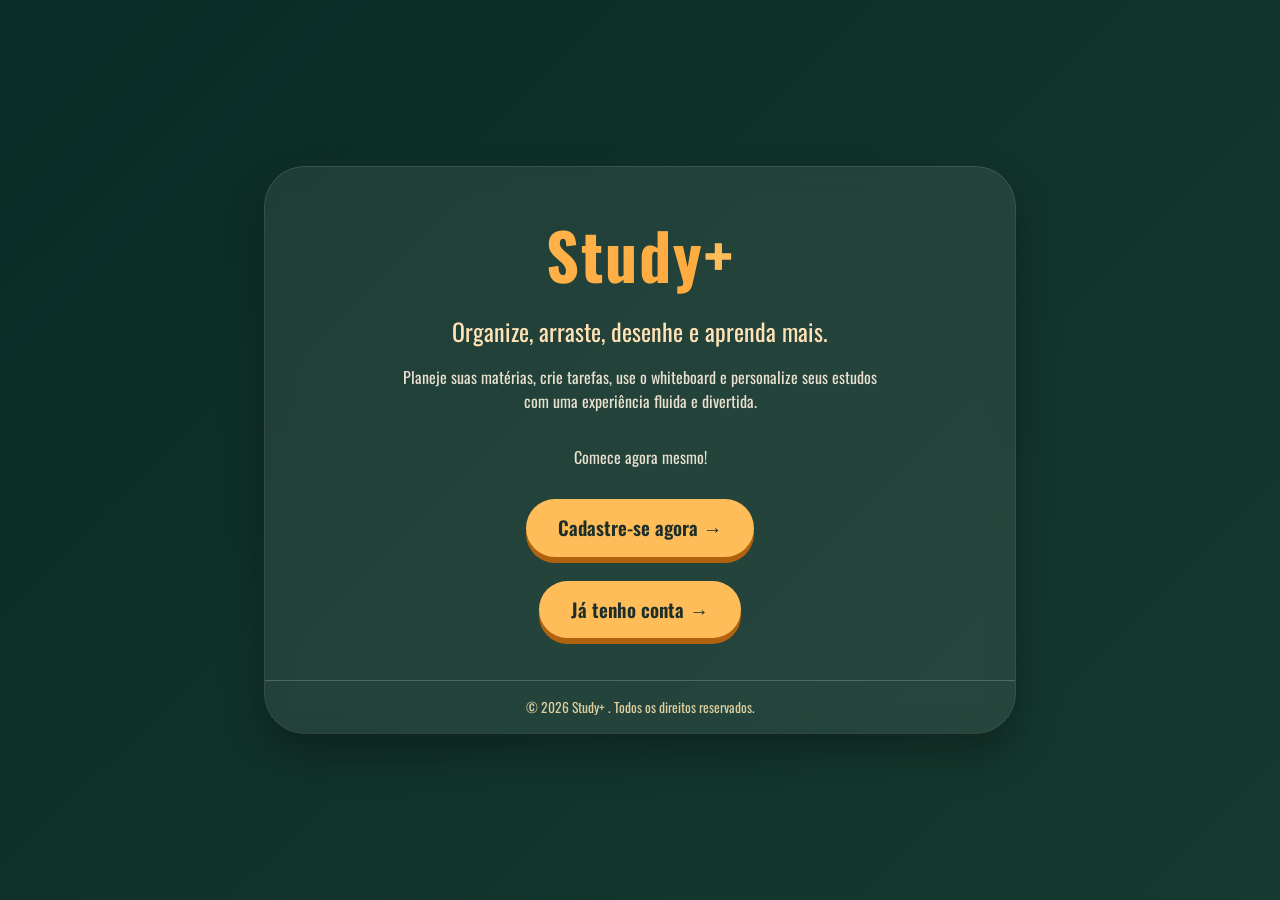
<file: index.html>
<!DOCTYPE html>
<html lang="pt-BR">
<head>
  <meta charset="UTF-8">
  <meta name="viewport" content="width=device-width, initial-scale=1.0, user-scalable=yes">
  <title>Study+ | Organize seus estudos</title>
  <link rel="stylesheet" href="/css/style.css">
  <link href="https://fonts.googleapis.com/css2?family=Oswald:wght@200..700&display=swap" rel="stylesheet">
</head>
<body class="body2">
  <div class="landing-container">
    <div class="landing-card">
      <h1 class="landing-logo">Study<span>+</span></h1>
      <p class="landing-tagline">Organize, arraste, desenhe e aprenda mais.</p>
      <p class="landing-desc">
        Planeje suas matérias, crie tarefas, use o whiteboard e personalize seus estudos com uma experiência fluida e divertida.
      </p>
      <p class="landing-desc">Comece agora mesmo!</p>
      <a href="/pages/cadastro.html
      " class="btn-entrar">Cadastre-se agora →</a>
      <br>
      <br>
      <a href="/pages/login.html" class="btn-entrar">Já tenho conta →</a>
    </div>
    <div class="landing-footer">
      <span class="landing-footer-text">© 2026 Study+ . Todos os direitos reservados.</span>
    </div>
  </div>
</body>
</html>
</file>
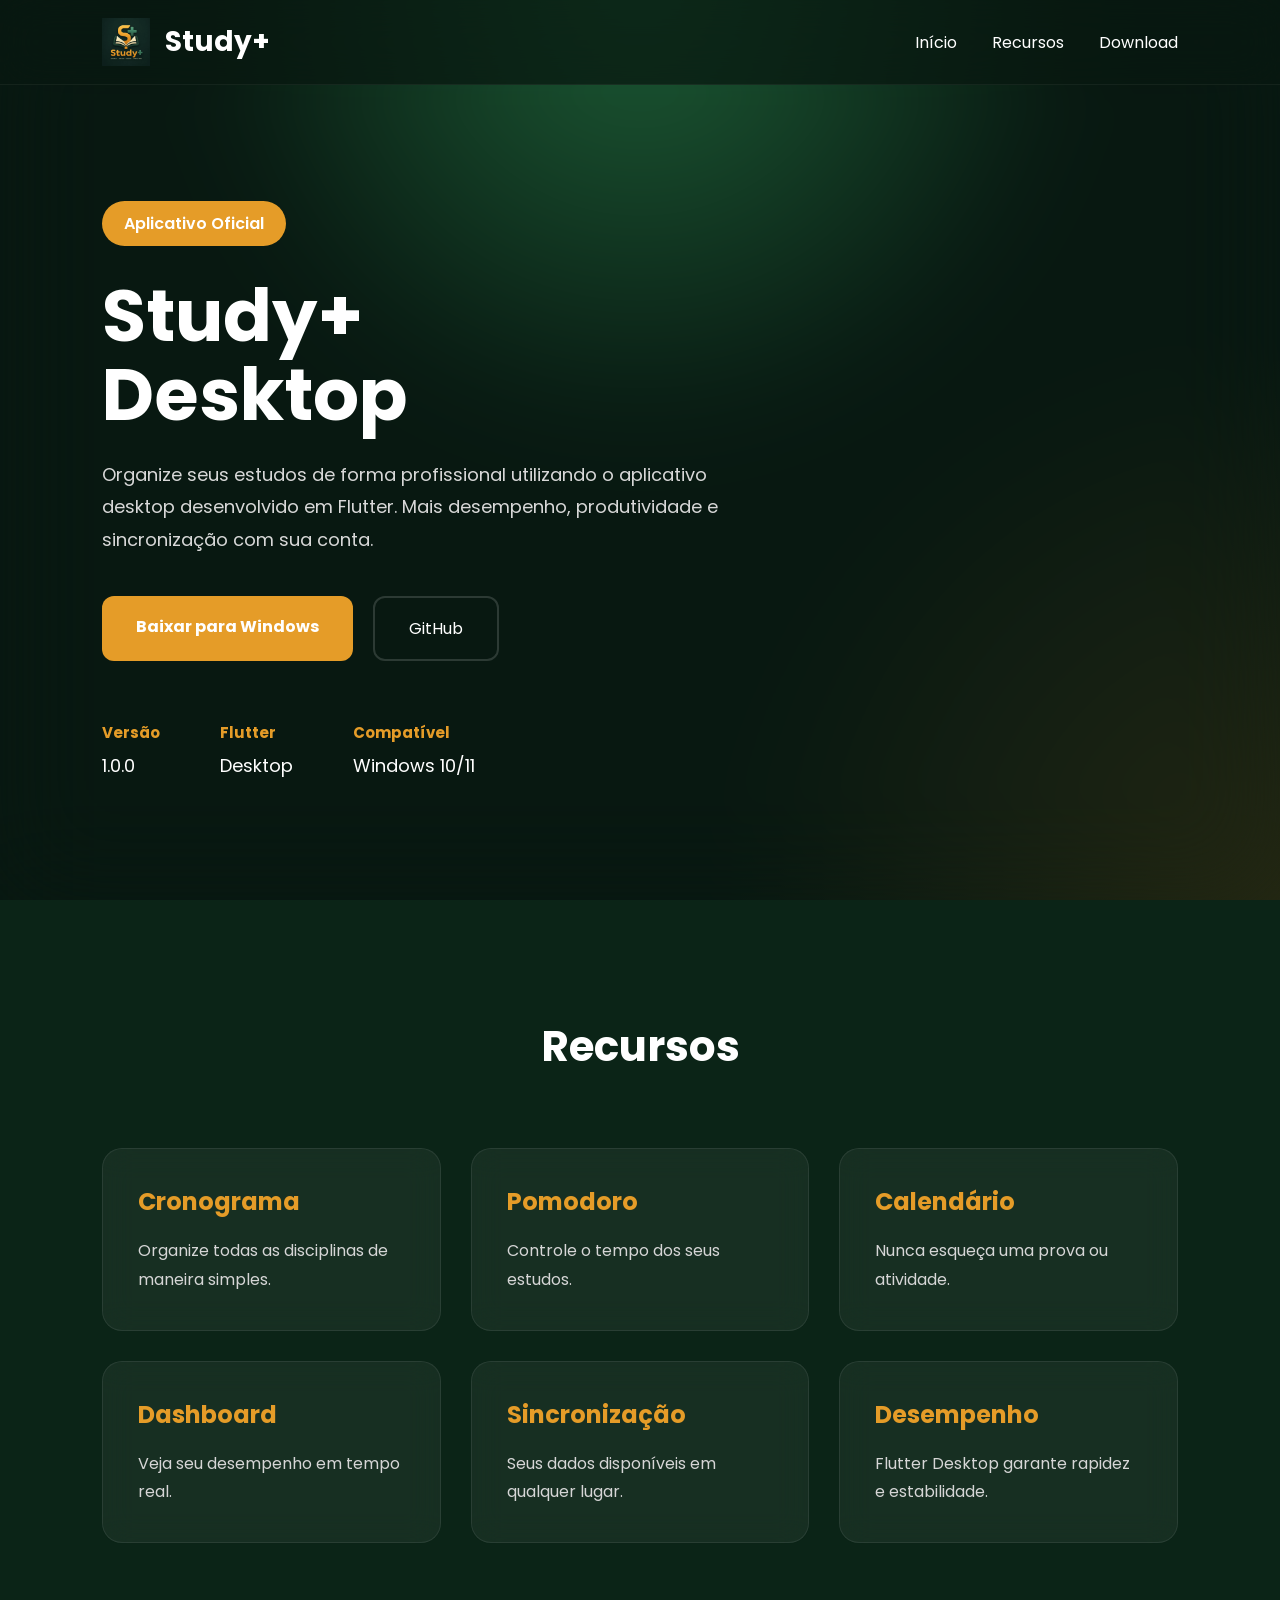
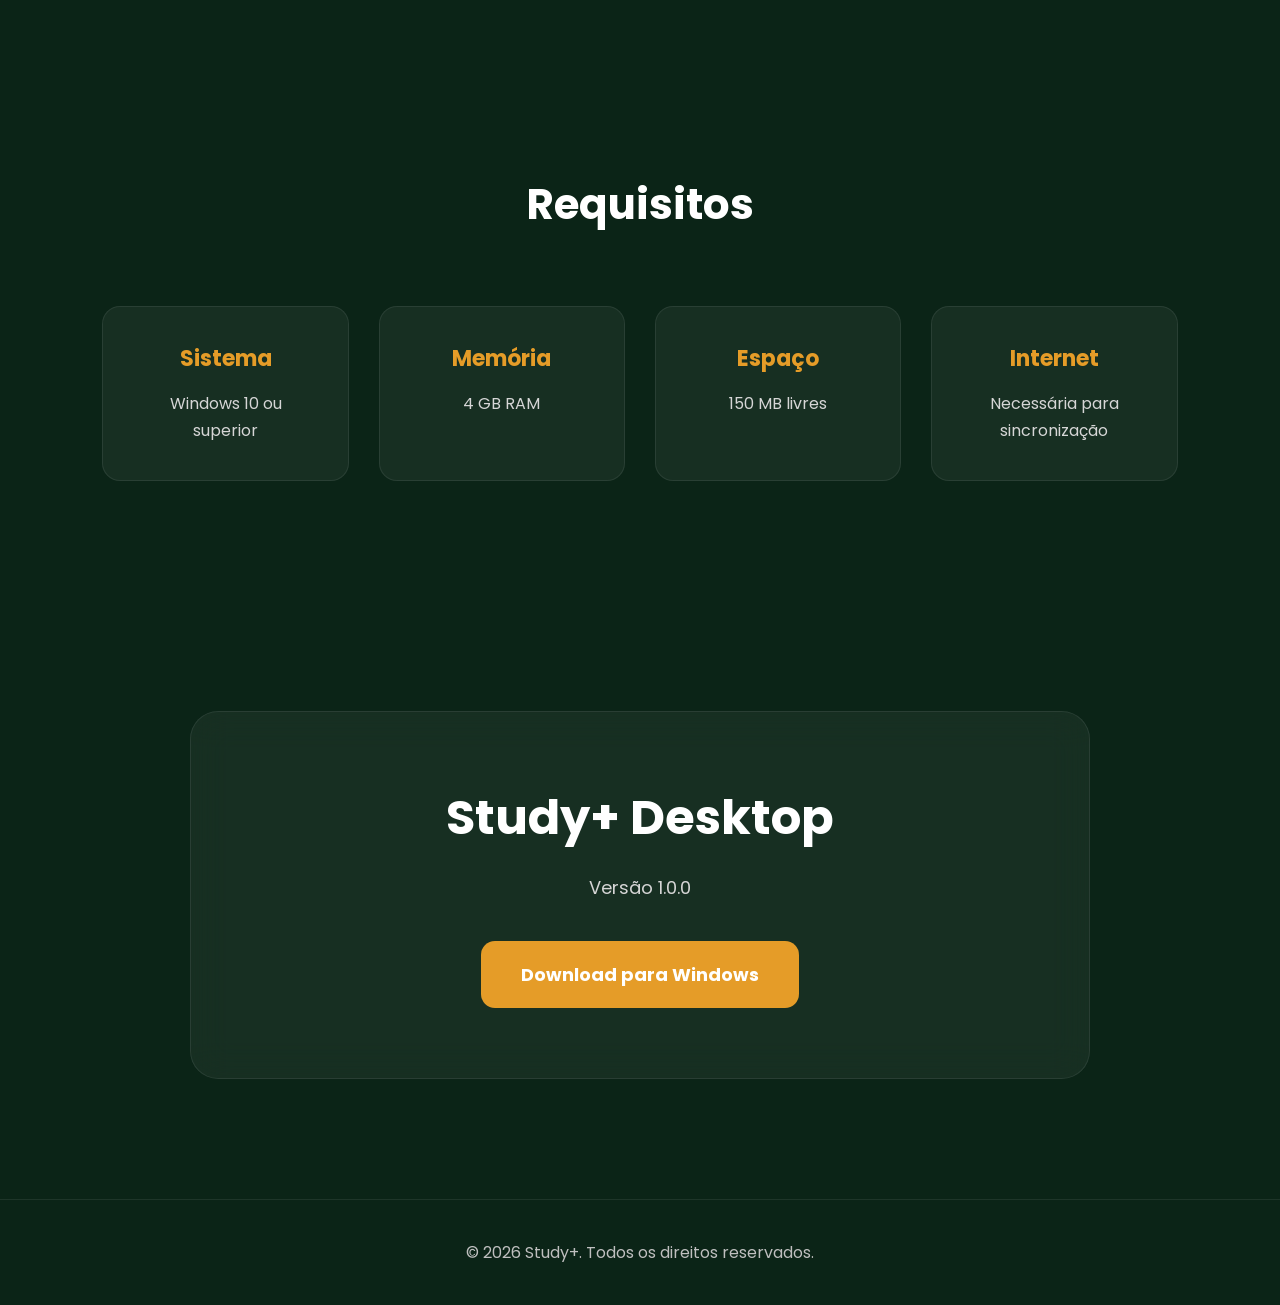
<file: pages/download.html>
<!DOCTYPE html>
<html lang="pt-BR">

<head>
    <meta charset="UTF-8">
    <meta name="viewport" content="width=device-width, initial-scale=1.0">
    <title>Study+ Desktop</title>
    <link rel="stylesheet" href="../css/download.css">
    <link rel="preconnect" href="https://fonts.googleapis.com">
    <link rel="preconnect" href="https://fonts.gstatic.com" crossorigin>
    <link href="https://fonts.googleapis.com/css2?family=Poppins:wght@300;400;500;600;700;800&display=swap"
        rel="stylesheet">
    <script defer src="../js/download.js"></script>
</head>

<body>
    <div class="background"></div>
    <header>
        <div class="logo">
            <img src="../img/logo-provisoria (1).png" alt="Study+">
            <h2>Study+</h2>
        </div>
        <nav>
            <a href="../index.html">Início</a>
            <a href="#recursos">Recursos</a>
            <a href="#download">Download</a>
        </nav>
    </header>
    <section class="hero">
        <div class="hero-text">
            <span class="tag">
                Aplicativo Oficial
            </span>
            <h1>
                Study+
                <br>
                Desktop
            </h1>
            <p>
                Organize seus estudos de forma profissional utilizando o aplicativo
                desktop desenvolvido em Flutter. Mais desempenho, produtividade
                e sincronização com sua conta.
            </p>
            <div class="buttons">
                <a href="#" class="download-btn">
                    Baixar para Windows
                </a>
                <a href="https://github.com/Study-Plus-ORG/Study-app" target="_blank" class="github-btn">
                    GitHub
                </a>
            </div>
            <div class="info">
                <div>
                    <h3>Versão</h3>
                    <span>1.0.0</span>
                </div>
                <div>
                    <h3>Flutter</h3>
                    <span>Desktop</span>
                </div>
                <div>
                    <h3>Compatível</h3>
                    <span>Windows 10/11</span>
                </div>
            </div>
        </div>
    </section>
    <section id="recursos" class="features">
        <h2>Recursos</h2>
        <div class="cards">
            <div class="card">
                <h3>Cronograma</h3>
                <p>
                    Organize todas as disciplinas de maneira simples.
                </p>
            </div>
            <div class="card">
                <h3>Pomodoro</h3>
                <p>
                    Controle o tempo dos seus estudos.
                </p>
            </div>
            <div class="card">
                <h3>Calendário</h3>
                <p>
                    Nunca esqueça uma prova ou atividade.
                </p>
            </div>
            <div class="card">
                <h3>Dashboard</h3>
                <p>
                    Veja seu desempenho em tempo real.
                </p>
            </div>
            <div class="card">
                <h3>Sincronização</h3>
                <p>
                    Seus dados disponíveis em qualquer lugar.
                </p>
            </div>
            <div class="card">
                <h3>Desempenho</h3>
                <p>
                    Flutter Desktop garante rapidez e estabilidade.
                </p>
            </div>
        </div>
    </section>
    <section class="requirements">
        <h2>Requisitos</h2>
        <div class="requirements-grid">
            <div class="requirement">
                <h3>Sistema</h3>
                <p>
                    Windows 10 ou superior
                </p>
            </div>
            <div class="requirement">
                <h3>Memória</h3>
                <p>
                    4 GB RAM
                </p>
            </div>
            <div class="requirement">
                <h3>Espaço</h3>
                <p>
                    150 MB livres
                </p>
            </div>
            <div class="requirement">
                <h3>Internet</h3>
                <p>
                    Necessária para sincronização
                </p>
            </div>
        </div>
    </section>
    <section id="download" class="download">
        <div class="download-box">
            <h2>
                Study+ Desktop
            </h2>
            <p>
                Versão 1.0.0
            </p>
            <a href="#" class="download-button">
                Download para Windows
            </a>
        </div>
    </section>
    <footer>
        <p>
            © 2026 Study+. Todos os direitos reservados.
        </p>
    </footer>
</body>
</html>
</file>
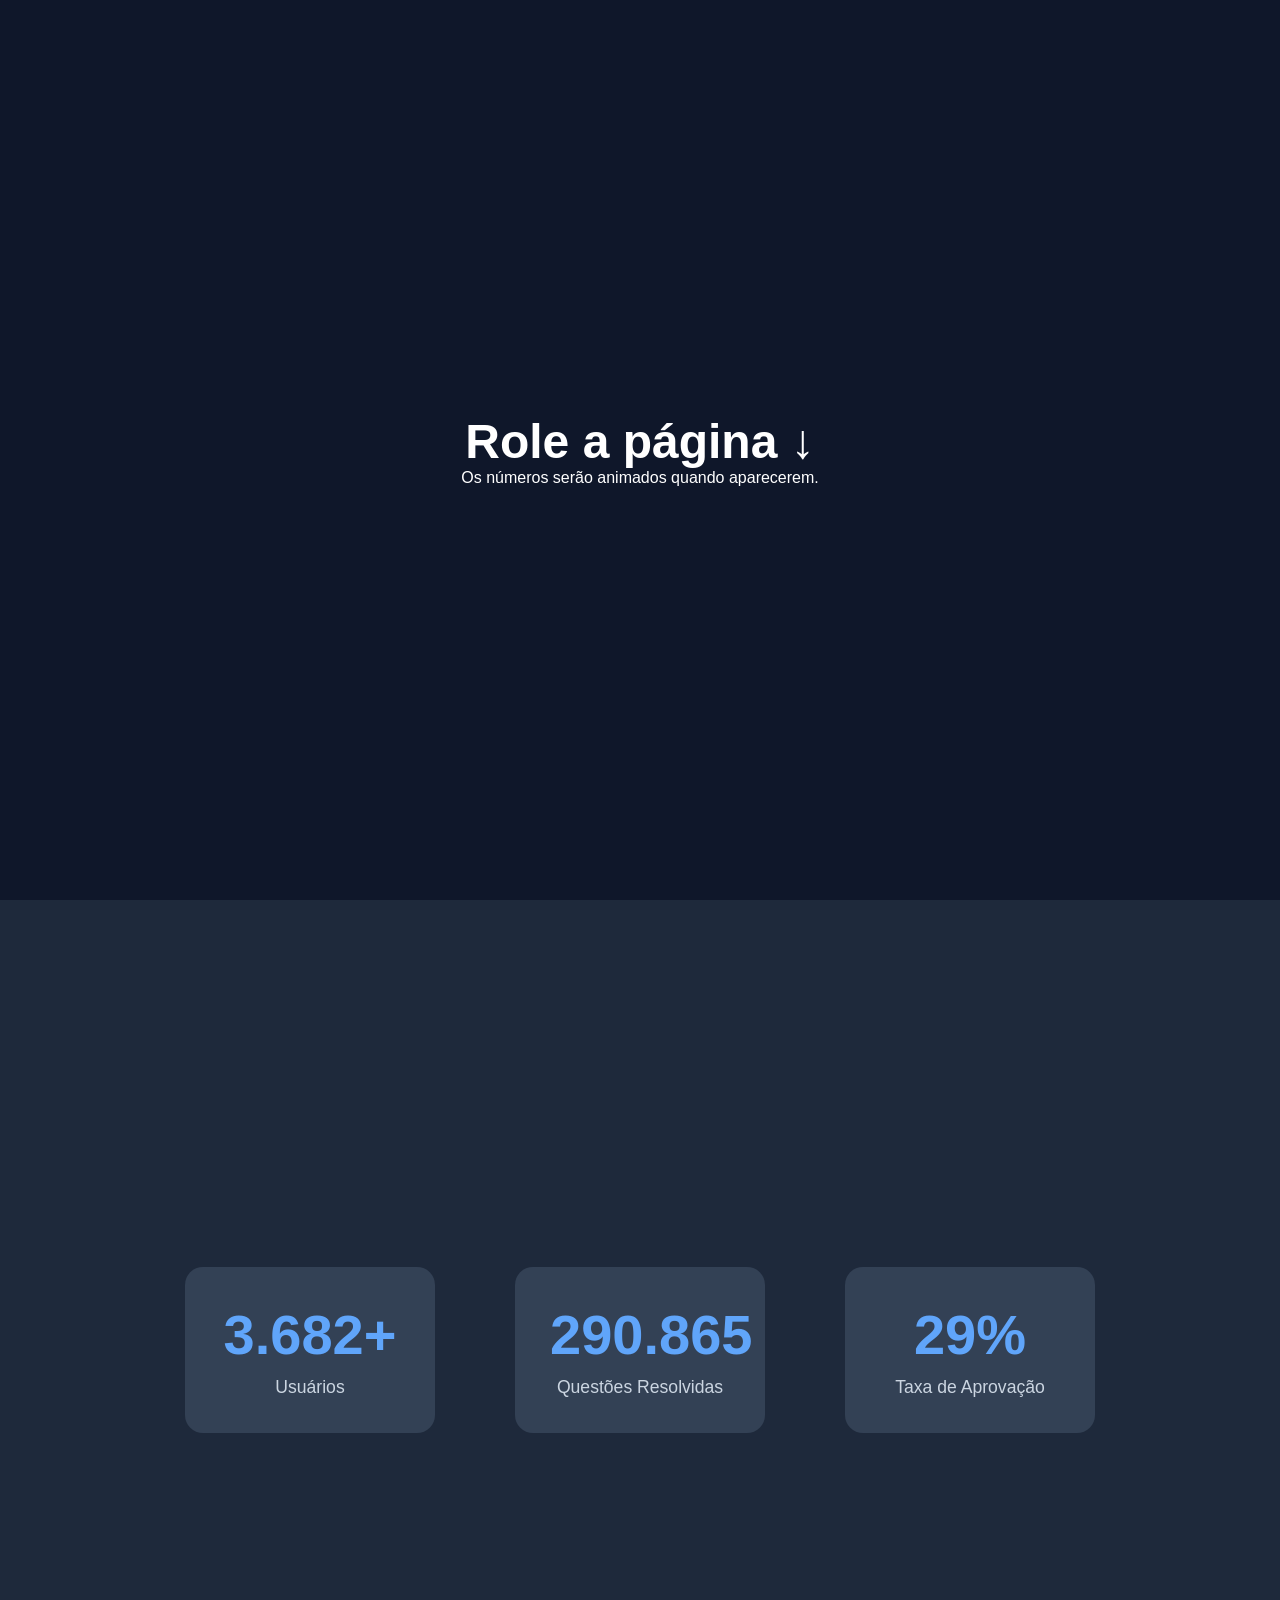
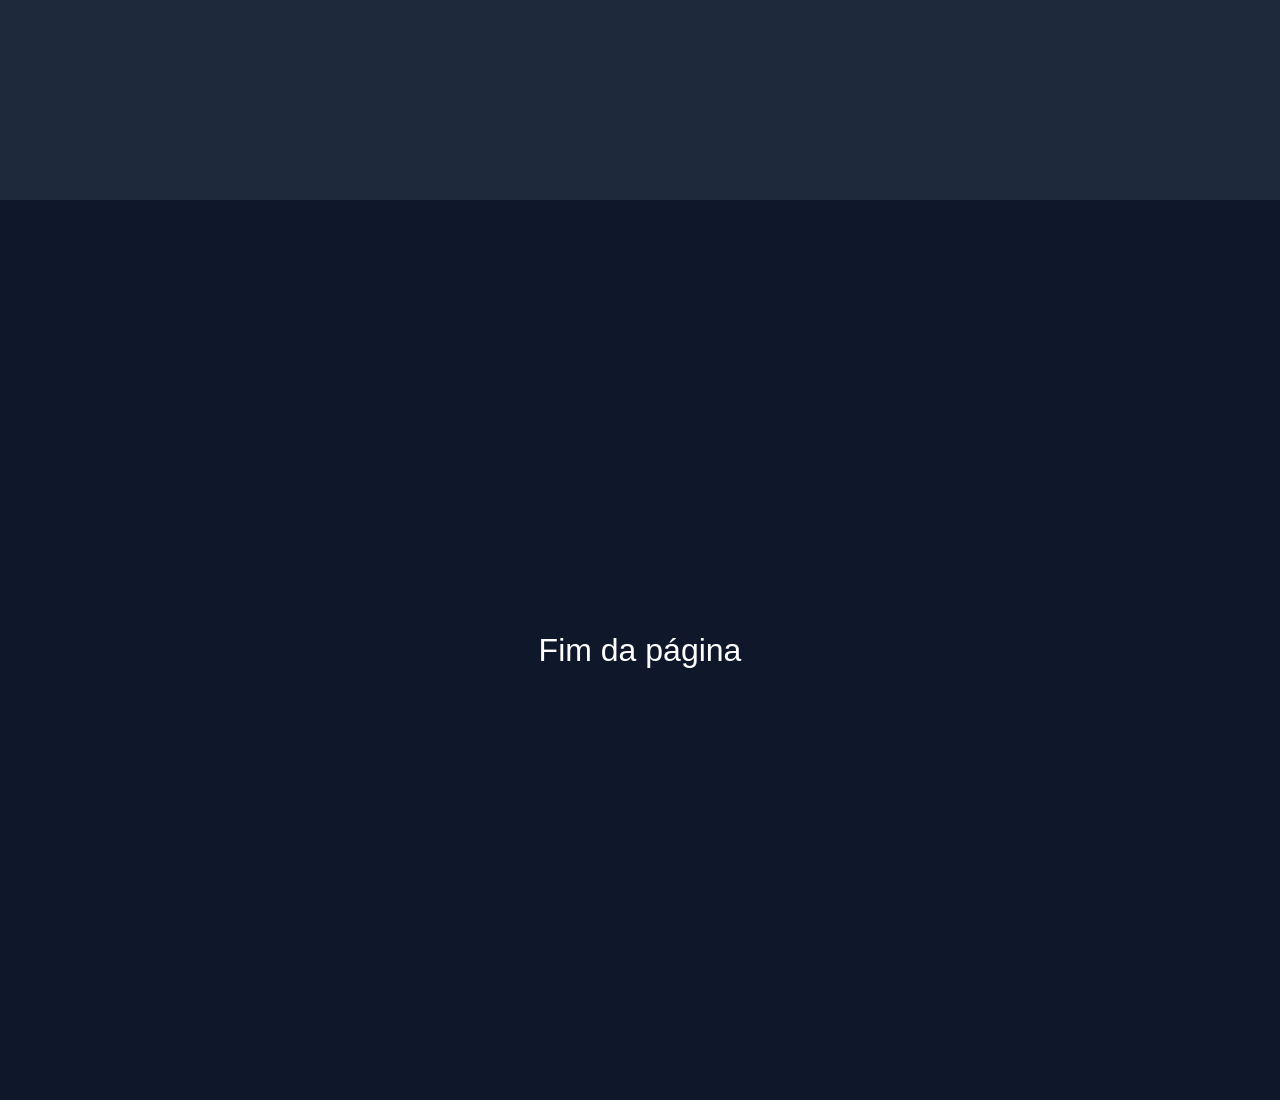
<file: pages/hhfhf.html>
<!DOCTYPE html>
<html lang="pt-BR">
<head>
<meta charset="UTF-8">
<meta name="viewport" content="width=device-width, initial-scale=1.0">
<title>Contador Animado</title>

<style>
*{
    margin:0;
    padding:0;
    box-sizing:border-box;
    font-family:Arial, Helvetica, sans-serif;
}

html{
    scroll-behavior:smooth;
}

body{
    background:#0f172a;
    color:#fff;
}

.hero{
    height:100vh;
    display:flex;
    align-items:center;
    justify-content:center;
    text-align:center;
}

.hero h1{
    font-size:3rem;
}

.stats{
    min-height:100vh;
    display:flex;
    justify-content:center;
    align-items:center;
    gap:80px;
    flex-wrap:wrap;
    background:#1e293b;
    padding:80px 20px;
}

.card{
    width:250px;
    padding:35px;
    border-radius:18px;
    background:#334155;
    text-align:center;
    transition:.3s;
}

.card:hover{
    transform:translateY(-8px);
}

.numero{
    font-size:3.5rem;
    font-weight:bold;
    color:#60a5fa;
}

.texto{
    margin-top:10px;
    font-size:1.1rem;
    color:#cbd5e1;
}

.final{
    height:100vh;
    display:flex;
    justify-content:center;
    align-items:center;
    font-size:2rem;
}
</style>

</head>
<body>

<section class="hero">
    <div>
        <h1>Role a página ↓</h1>
        <p>Os números serão animados quando aparecerem.</p>
    </div>
</section>

<section class="stats">

    <div class="card">
        <div class="numero" data-target="12500" data-suffix="+">0</div>
        <div class="texto">Usuários</div>
    </div>

    <div class="card">
        <div class="numero" data-target="987654">0</div>
        <div class="texto">Questões Resolvidas</div>
    </div>

    <div class="card">
        <div class="numero" data-target="98" data-suffix="%">0</div>
        <div class="texto">Taxa de Aprovação</div>
    </div>

</section>

<section class="final">
    Fim da página
</section>

<script>
const counters = document.querySelectorAll(".numero");

const observer = new IntersectionObserver((entries)=>{

    entries.forEach(entry=>{

        if(entry.isIntersecting){

            const counter = entry.target;
            const target = Number(counter.dataset.target);
            const suffix = counter.dataset.suffix || "";

            let current = 0;
            const duration = 2000;
            const stepTime = 19;
            const increment = target / (duration / stepTime);

            function update(){

                current += increment;

                if(current < target){

                    counter.textContent =
                        Math.ceil(current).toLocaleString("pt-BR") + suffix;

                    requestAnimationFrame(update);

                }else{

                    counter.textContent =
                        target.toLocaleString("pt-BR") + suffix;

                }

            }

            update();

            observer.unobserve(counter);

        }

    });

},{threshold:0.5});

counters.forEach(counter=>observer.observe(counter));
</script>

</body>
</html>
</file>
<file: css/style.css>
* {
    font-family: 'Oswald', sans-serif;
    margin: 0;
    padding: 0;
    box-sizing: border-box;
}

.body1 {
    background: #fff8e8;
    color: #333;
    display: flex;
    flex-direction: column;
    min-height: 100vh;
    width: 100%;
    overflow-x: hidden;
}

header {
    background: #d8993a;
    text-align: center;
    padding: clamp(15px, 4vw, 25px);
    box-shadow: 0 3px 10px rgba(0,0,0,0.15);
    width: 100%;
    position: fixed;
    top: 0;
    left: 0;
    z-index: 1000;
}

.sair {
    position: absolute;
    top: 10px;
    left: 10px;
    width: 40px;
    height: 40px;
    background: transparent;
    border-radius: 8px;
    transition: transform 0.3s ease;
    cursor: pointer;
}

.sair:hover {
    transform: scale(1.1);
}

.container {
    flex: 1;
    display: grid;
    grid-template-columns: repeat(2, 1fr);
    grid-auto-rows: 340px;
    gap: 20px;
    padding: 80px 30px 30px 30px;
    align-content: start;
}

.card {
    background: rgb(212,212,212);
    border-radius: 8px;
    box-shadow: 0 15px 20px rgba(0,0,0,0.12);
    transition: box-shadow 0.5s ease;
    user-select: none;
    display: flex;
    flex-direction: column;
    overflow: hidden;
    height: 340px;
}

.card:hover {
    box-shadow: 0 30px 25px rgba(0,0,0,0.18);
    transform: scale(1.010);
    transition: 0.3s;
}

.card.pinned .card-header {
    cursor: default;
    color: rgb(102,102,102);
}

.card-header {
    padding: 10px 12px;
    background: #ffb547;
    border-radius: 8px 8px 0 0;
    cursor: grab;
    user-select: none;
    text-align: center;
    flex-shrink: 0;
}

.card-header:active {
    cursor: grabbing;
}

.drag-lines {
    display: flex;
    flex-direction: column;
    align-items: center;
    gap: 5px;
}

.line-short {
    width: 40px;
    height: 4px;
    background-color: #4a3b1f;
    border-radius: 2px;
}

.line-long {
    width: 70px;
    height: 4px;
    background-color: #4a3b1f;
    border-radius: 2px;
}

.card-content {
    flex: 1;
    padding: 15px 20px;
    overflow-y: auto;
    min-height: 0;
}

.card-content h2 {
    margin-bottom: 10px;
    color: #ffb547;
    font-size: clamp(1.1rem, 3vw, 1.4rem);
}

.card ul {
    list-style: none;
}

.card li {
    padding: 6px 8px;
    border-radius: 6px;
    margin-bottom: 4px;
    font-size: clamp(0.85rem, 2vw, 1rem);
}

.card li:hover {
    background: #20117757;
}

.taskInput {
    display: flex;
    gap: 10px;
    margin-bottom: 10px;
}

.taskInput input {
    flex: 1;
    padding: 8px;
    border-radius: 6px;
    border: 1px solid #ccc;
    font-size: clamp(0.8rem, 2vw, 0.95rem);
    font-family: 'Oswald', sans-serif;
}

.taskInput button {
    padding: 8px 12px;
    border: none;
    background: gray;
    border-radius: 6px;
    cursor: pointer;
    font-size: clamp(0.8rem, 2vw, 0.95rem);
    font-family: 'Oswald', sans-serif;
    white-space: nowrap;
}

canvas {
    width: 100%;
    height: 180px;
    border: 2px solid #1518a081;
    border-radius: 8px;
    background: white;
    cursor: crosshair;
    display: block;
}

.boardButtons {
    margin-top: 10px;
    display: flex;
    gap: 10px;
    flex-wrap: wrap;
}

.boardButtons button {
    padding: 8px 15px;
    border: none;
    background: #ffb547;
    border-radius: 6px;
    cursor: pointer;
    font-size: clamp(0.8rem, 2vw, 0.95rem);
    font-family: 'Oswald', sans-serif;
}

.card-footer {
    padding: 8px 12px;
    background: #f0f0f0;
    border-radius: 0 0 12px 12px;
    text-align: right;
    border-top: 1px solid #ffb547;
    flex-shrink: 0;
}

.pin-btn {
    background: none;
    border: none;
    font-size: 1.4rem;
    cursor: pointer;
    transition: transform 0.1s;
    padding: 4px 8px;
    line-height: 1;
}

.pin-btn:hover {
    transform: scale(1.1);
}

footer {
    text-align: center;
    padding: clamp(10px, 3vw, 15px);
    background: #d8993a;
    font-size: clamp(0.8rem, 2vw, 0.95rem);
}

#btnPerfil {
    position: fixed;
    top: 10px;
    right: 10px;
    z-index: 1001;
    cursor: pointer;
}

#btnPerfil img {
    width: 40px;
    height: 40px;
    border-radius: 50%;
    border: 2px solid white;
    object-fit: cover;
    transition: transform 0.2s;
}

#btnPerfil img:hover {
    transform: scale(1.1);
}

#overlay {
    display: none;
    position: fixed;
    top: 0;
    left: 0;
    width: 100vw;
    height: 100vh;
    background: rgba(0,0,0,0.5);
    z-index: 1999;
}

#painelPerfil {
    display: none;
    position: fixed;
    top: 0;
    right: 0;
    width: 300px;
    height: 100vh;
    background: #1a1a2e;
    z-index: 2000;
    box-shadow: -4px 0 20px rgba(0,0,0,0.3);
    padding: 2rem;
    overflow-y: auto;
}

#fecharPainel {
    background: none;
    border: none;
    color: white;
    font-size: 1.5rem;
    cursor: pointer;
    margin-bottom: 1.5rem;
    display: block;
}

.painel-foto-wrap {
    text-align: center;
    margin-bottom: 1.5rem;
}

.painel-foto-container {
    position: relative;
    display: inline-block;
}

#fotoPerfilGrande {
    width: 100px;
    height: 100px;
    border-radius: 50%;
    border: 3px solid #ffb547;
    object-fit: cover;
    cursor: pointer;
}

.painel-foto-edit {
    position: absolute;
    bottom: 0;
    right: 0;
    background: #ffb547;
    border-radius: 50%;
    width: 28px;
    height: 28px;
    display: flex;
    align-items: center;
    justify-content: center;
    cursor: pointer;
    font-size: 14px;
}

#inputFoto {
    display: none;
}

#nomeUsuario {
    color: white;
    margin-top: 1rem;
    font-size: 1.4rem;
    font-family: 'Oswald', sans-serif;
}

.painel-nivel {
    color: #ffb547;
    font-size: 0.9rem;
    margin-top: 0.3rem;
}

.painel-pontos {
    background: rgba(255,255,255,0.05);
    border-radius: 12px;
    padding: 1rem;
    margin-bottom: 1rem;
}

.painel-pontos-label {
    color: #aaa;
    font-size: 0.85rem;
    margin-bottom: 0.3rem;
}

#pontosUsuario {
    color: #ffb547;
    font-size: 1.5rem;
    font-weight: 700;
    font-family: 'Oswald', sans-serif;
}

.btn-logout {
    width: 100%;
    padding: 0.8rem;
    background: #e74c3c;
    border: none;
    border-radius: 8px;
    color: white;
    font-size: 1rem;
    cursor: pointer;
    font-family: 'Oswald', sans-serif;
    margin-top: 1rem;
    transition: background 0.2s;
}

.btn-logout:hover {
    background: #c0392b;
}

.body2 {
    background: linear-gradient(135deg, #0b2b26 0%, #163a2f 100%);
    display: flex;
    align-items: center;
    justify-content: center;
    min-height: 100vh;
    height: auto;
    margin: 0;
    padding: 1.5rem;
}

.landing-container {
    max-width: 750px;
    width: 100%;
    background: rgba(255,255,255,0.08);
    backdrop-filter: blur(12px);
    border-radius: 2.5rem;
    box-shadow: 0 20px 40px rgba(0,0,0,0.3), 0 0 0 1px rgba(255,255,255,0.2);
    text-align: center;
}

.landing-card {
    padding: 2.5rem 2rem;
    color: #fff3e0;
}

.landing-logo {
    font-size: 4rem;
    font-weight: 700;
    letter-spacing: 2px;
    margin-bottom: 0.75rem;
    background: linear-gradient(135deg, #ffbd59, #ff9f2e);
    background-clip: text;
    -webkit-background-clip: text;
    color: transparent;
}

.landing-logo span {
    background: none;
    color: #ffbd59;
    -webkit-background-clip: unset;
    background-clip: unset;
}

.landing-tagline {
    font-size: 1.5rem;
    font-weight: 400;
    margin-bottom: 1rem;
    color: #ffe2b5;
}

.landing-desc {
    font-size: 1rem;
    line-height: 1.5;
    max-width: 500px;
    margin: 0 auto 2rem auto;
    opacity: 0.9;
}

.btn-entrar {
    display: inline-block;
    background: #ffbd59;
    color: #1e2f2a;
    text-decoration: none;
    padding: 0.9rem 2rem;
    border-radius: 3rem;
    font-weight: 600;
    font-size: 1.2rem;
    transition: all 0.2s ease;
    box-shadow: 0 6px 0 #b1620e;
    transform: translateY(-2px);
}

.btn-entrar:hover {
    background: #ffa82e;
    transform: translateY(0px);
    box-shadow: 0 2px 0 #b1620e;
}

.landing-footer {
    padding: 1rem;
    border-top: 1px solid rgba(255,255,255,0.2);
    font-size: 0.85rem;
    color: #ddcfa0;
}

.cadastro-body {
    background: linear-gradient(135deg, #0b2b26 0%, #163a2f 100%);
    min-height: 100vh;
    display: flex;
    align-items: center;
    justify-content: center;
    padding: 1.5rem;
}

.cadastro-container {
    max-width: 500px;
    width: 100%;
    background: rgba(255,255,255,0.08);
    backdrop-filter: blur(12px);
    border-radius: 2.5rem;
    box-shadow: 0 20px 40px rgba(0,0,0,0.3), 0 0 0 1px rgba(255,255,255,0.2);
    transition: transform 0.25s ease;
}

.cadastro-container:hover {
    transform: scale(1.01);
}

.cadastro-card {
    padding: 2rem 2rem 1.5rem 2rem;
    color: #fff3e0;
}

.cadastro-tagline {
    text-align: center;
    font-size: 1.1rem;
    margin-bottom: 2rem;
    color: #ffe2b5;
}

.cadastro-form {
    display: flex;
    flex-direction: column;
    gap: 1.2rem;
}

.input-group {
    display: flex;
    flex-direction: column;
    gap: 0.4rem;
}

.input-group label {
    font-size: 0.9rem;
    font-weight: 500;
    letter-spacing: 0.5px;
    color: #ffbd59;
}

.input-group input {
    padding: 0.8rem 1rem;
    border-radius: 2rem;
    border: none;
    background: rgba(255,255,255,0.9);
    font-size: 1rem;
    outline: none;
    transition: all 0.2s;
    font-family: 'Oswald', sans-serif;
}

.input-group input:focus {
    background: white;
    box-shadow: 0 0 0 2px #ffbd59;
}

.btn-cadastrar {
    background: #ffbd59;
    color: #1e2f2a;
    padding: 0.8rem 1rem;
    border-radius: 3rem;
    font-weight: 600;
    font-size: 1.2rem;
    transition: all 0.2s ease;
    box-shadow: 0 4px 0 #b1620e;
    transform: translateY(-2px);
    border: none;
    cursor: pointer;
    margin-top: 0.5rem;
    font-family: 'Oswald', sans-serif;
}

.btn-cadastrar:hover {
    background: #ffa82e;
    transform: translateY(0px);
    box-shadow: 0 1px 0 #b1620e;
}

.login-link {
    text-align: center;
    margin-top: 1.5rem;
    font-size: 0.9rem;
    color: #ddcfa0;
}

.login-link a {
    color: #ffbd59;
    text-decoration: none;
    font-weight: 500;
}

.login-link a:hover {
    text-decoration: underline;
}

.cadastro-footer {
    padding: 1rem;
    border-top: 1px solid rgba(255,255,255,0.2);
    text-align: center;
    font-size: 0.8rem;
    color: #ddcfa0;
}

@media (max-width: 768px) {
    .container {
        grid-template-columns: 1fr;
        grid-auto-rows: auto;
        padding: 70px 15px 20px 15px;
        gap: 15px;
    }
    .card {
        height: auto;
        min-height: 280px;
    }
    canvas {
        height: 160px;
    }
}

@media (max-width: 550px) {
    .landing-logo { font-size: 2.8rem; }
    .landing-tagline { font-size: 1.2rem; }
    .landing-card { padding: 1.8rem 1.2rem; }
    .btn-entrar { padding: 0.7rem 1.5rem; font-size: 1rem; }
    .cadastro-card { padding: 1.5rem; }
    .btn-cadastrar { font-size: 1rem; padding: 0.7rem; }
}

.senha-container {
    position: relative;
    display: flex;
    align-items: center;
}

.senha-container input {
    width: 100%;
    padding-right: 45px;
}

.olho {
    position: absolute;
    right: 15px;
    cursor: pointer;
    user-select: none;
    font-size: 1.1rem;
    opacity: 0.7;
    transition: opacity 0.2s;
}

.olho:hover {
    opacity: 1;
}
</file>
<file: css/download.css>
*{
    margin:0;
    padding:0;
    box-sizing:border-box;
    scroll-behavior:smooth;
}

body{
    font-family:'Poppins',sans-serif;
    background:#0b2417;
    color:#fff;
    overflow-x:hidden;
}

.background{
    position:fixed;
    inset:0;
    background:
    radial-gradient(circle at top,#1d5d36 0%,transparent 40%),
    radial-gradient(circle at bottom right,#d58a1d22 0%,transparent 35%),
    #081811;
    z-index:-2;
}

.background::before{
    content:"";
    position:absolute;
    inset:0;
    backdrop-filter:blur(50px);
}

header{
    width:100%;
    height:85px;
    display:flex;
    justify-content:space-between;
    align-items:center;
    padding:0 8%;
    position:sticky;
    top:0;
    z-index:100;
    background:rgba(8,24,17,.75);
    backdrop-filter:blur(20px);
    border-bottom:1px solid rgba(255,255,255,.05);
}

.logo{
    display:flex;
    align-items:center;
    gap:15px;
}

.logo img{
    width:48px;
}

.logo h2{
    font-size:28px;
    font-weight:700;
}

nav{
    display:flex;
    gap:35px;
}

nav a{
    color:#fff;
    text-decoration:none;
    font-size:16px;
    transition:.3s;
}

nav a:hover{
    color:#e5a63d;
}

.hero{
    min-height:90vh;
    width:100%;
    display:flex;
    justify-content:space-between;
    align-items:center;
    padding:90px 8%;
    gap:80px;
}

.hero-text{
    flex:1;
}

.tag{
    display:inline-block;
    padding:10px 22px;
    border-radius:50px;
    background:#e59c28;
    color:#fff;
    font-weight:600;
    margin-bottom:30px;
}

.hero h1{
    font-size:72px;
    line-height:1.1;
    margin-bottom:25px;
}

.hero p{
    color:#d8d8d8;
    font-size:18px;
    line-height:1.8;
    max-width:620px;
    margin-bottom:40px;
}

.buttons{
    display:flex;
    gap:20px;
    flex-wrap:wrap;
}

.download-btn{
    padding:18px 34px;
    border-radius:12px;
    text-decoration:none;
    background:#e59c28;
    color:#fff;
    font-weight:700;
    transition:.3s;
}

.download-btn:hover{
    transform:translateY(-4px);
    box-shadow:0 15px 35px rgba(229,156,40,.35);
}

.github-btn{
    padding:18px 34px;
    border-radius:12px;
    text-decoration:none;
    color:#fff;
    border:2px solid rgba(255,255,255,.15);
    transition:.3s;
}

.github-btn:hover{
    background:rgba(255,255,255,.08);
}

.info{
    display:flex;
    gap:60px;
    margin-top:60px;
    flex-wrap:wrap;
}

.info h3{
    color:#e59c28;
    font-size:15px;
    margin-bottom:8px;
}

.info span{
    color:#fff;
    font-size:18px;
}

.hero-image{
    flex:1;
    display:flex;
    justify-content:center;
}

.hero-image img{
    width:100%;
    max-width:650px;
    border-radius:22px;
    box-shadow:0 30px 80px rgba(0,0,0,.45);
    transition:.4s;
}

.hero-image img:hover{
    transform:translateY(-10px);
}

.features{
    width:100%;
    padding:120px 8%;
}

.features h2{
    text-align:center;
    font-size:42px;
    margin-bottom:70px;
}

.cards{
    display:grid;
    grid-template-columns:repeat(auto-fit,minmax(280px,1fr));
    gap:30px;
}

.card{
    background:rgba(255,255,255,.05);
    border:1px solid rgba(255,255,255,.08);
    border-radius:20px;
    padding:35px;
    transition:.35s;
    backdrop-filter:blur(15px);
}

.card:hover{
    transform:translateY(-10px);
    border-color:#e59c28;
    box-shadow:0 20px 40px rgba(0,0,0,.25);
}

.card h3{
    font-size:24px;
    color:#e59c28;
    margin-bottom:18px;
}

.card p{
    color:#d6d6d6;
    line-height:1.8;
}

.screenshots{
    width:100%;
    padding:100px 8%;
}

.screenshots h2{
    text-align:center;
    font-size:42px;
    margin-bottom:60px;
}

.gallery{
    display:grid;
    grid-template-columns:repeat(auto-fit,minmax(300px,1fr));
    gap:30px;
}

.gallery img{
    width:100%;
    border-radius:18px;
    border:1px solid rgba(255,255,255,.08);
    transition:.35s;
}

.gallery img:hover{
    transform:scale(1.03);
    box-shadow:0 25px 50px rgba(0,0,0,.35);
}

.requirements{
    width:100%;
    padding:110px 8%;
}

.requirements h2{
    text-align:center;
    font-size:42px;
    margin-bottom:70px;
}

.requirements-grid{
    display:grid;
    grid-template-columns:repeat(auto-fit,minmax(220px,1fr));
    gap:30px;
}

.requirement{
    background:rgba(255,255,255,.05);
    border-radius:18px;
    border:1px solid rgba(255,255,255,.08);
    padding:35px;
    text-align:center;
    transition:.35s;
}

.requirement:hover{
    transform:translateY(-8px);
    border-color:#e59c28;
}

.requirement h3{
    color:#e59c28;
    margin-bottom:15px;
    font-size:22px;
}

.requirement p{
    color:#d6d6d6;
    line-height:1.7;
}

.download{
    width:100%;
    padding:120px 8%;
}

.download-box{
    max-width:900px;
    margin:auto;
    background:rgba(255,255,255,.05);
    border:1px solid rgba(255,255,255,.08);
    border-radius:28px;
    padding:70px;
    text-align:center;
    backdrop-filter:blur(18px);
}

.download-box h2{
    font-size:48px;
    margin-bottom:20px;
}

.download-box p{
    color:#d6d6d6;
    margin-bottom:40px;
    font-size:18px;
}

.download-button{
    display:inline-block;
    padding:20px 40px;
    background:#e59c28;
    color:#fff;
    text-decoration:none;
    border-radius:14px;
    font-size:18px;
    font-weight:700;
    transition:.35s;
}

.download-button:hover{
    transform:translateY(-5px);
    box-shadow:0 20px 40px rgba(229,156,40,.35);
}

footer{
    width:100%;
    padding:40px 8%;
    border-top:1px solid rgba(255,255,255,.08);
    text-align:center;
    color:#bfbfbf;
}

@media(max-width:1100px){

.hero{
    flex-direction:column;
    text-align:center;
}

.hero p{
    margin:auto;
    margin-bottom:40px;
}

.buttons{
    justify-content:center;
}

.info{
    justify-content:center;
}

.hero-image{
    margin-top:40px;
}

}

@media(max-width:768px){

header{
    flex-direction:column;
    height:auto;
    gap:20px;
    padding:25px;
}

nav{
    flex-wrap:wrap;
    justify-content:center;
}

.hero{
    padding:70px 7%;
}

.hero h1{
    font-size:48px;
}

.hero p{
    font-size:16px;
}

.features,
.screenshots,
.requirements,
.download{
    padding:80px 7%;
}

.features h2,
.screenshots h2,
.requirements h2,
.download-box h2{
    font-size:34px;
}

.download-box{
    padding:45px 30px;
}

.download-button{
    width:100%;
}

}
</file>
